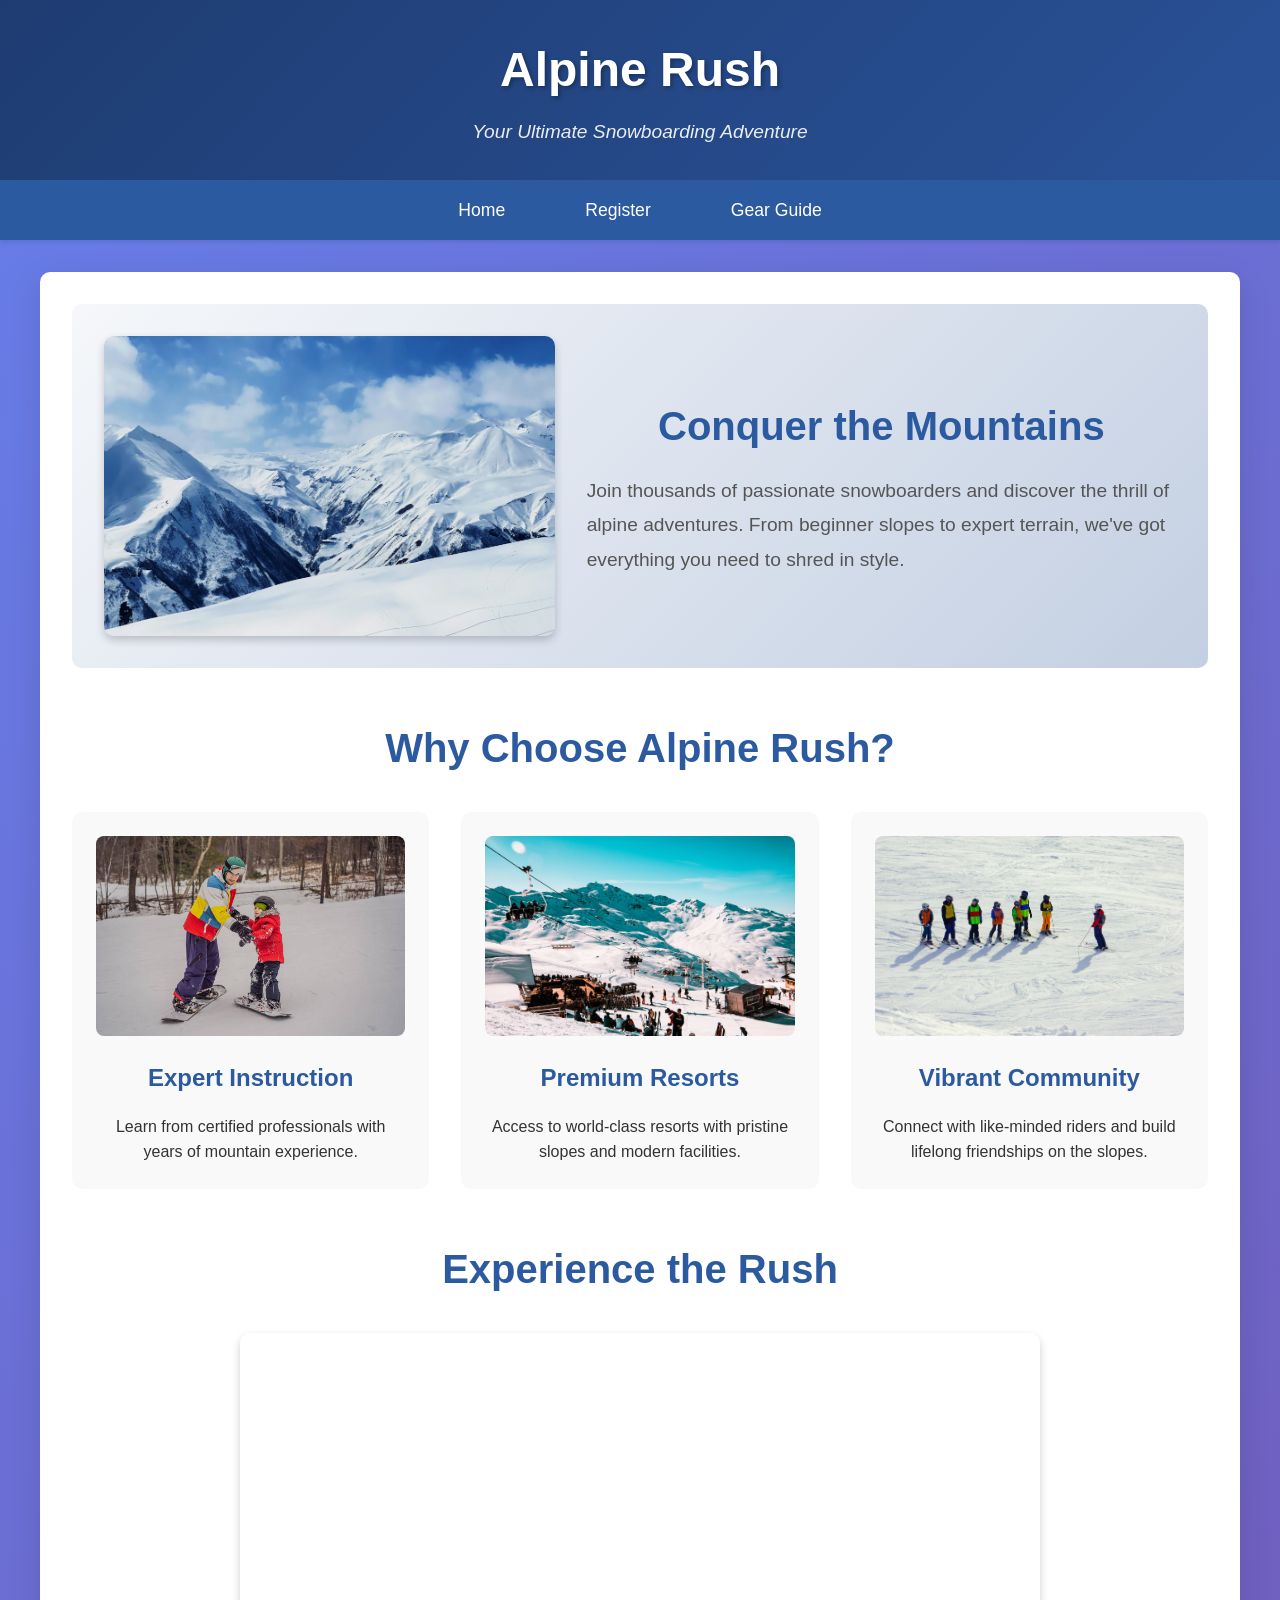
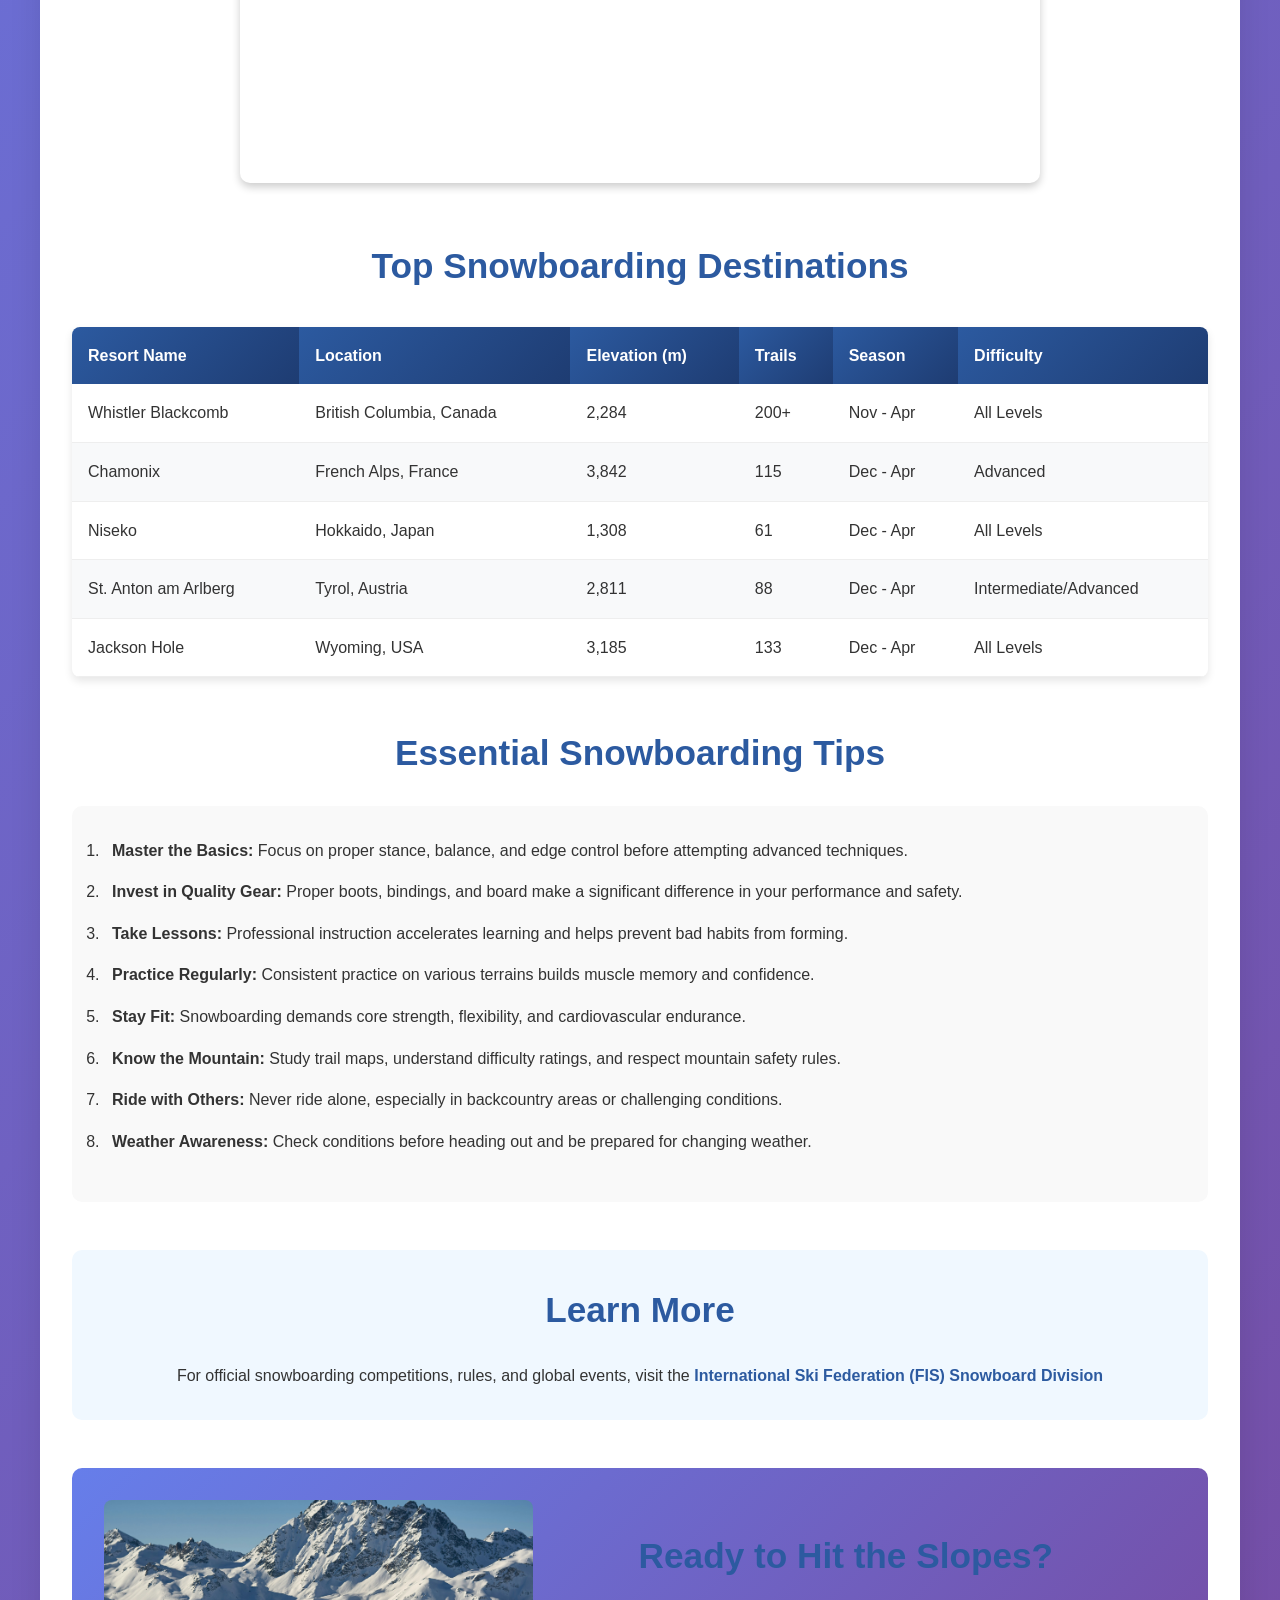
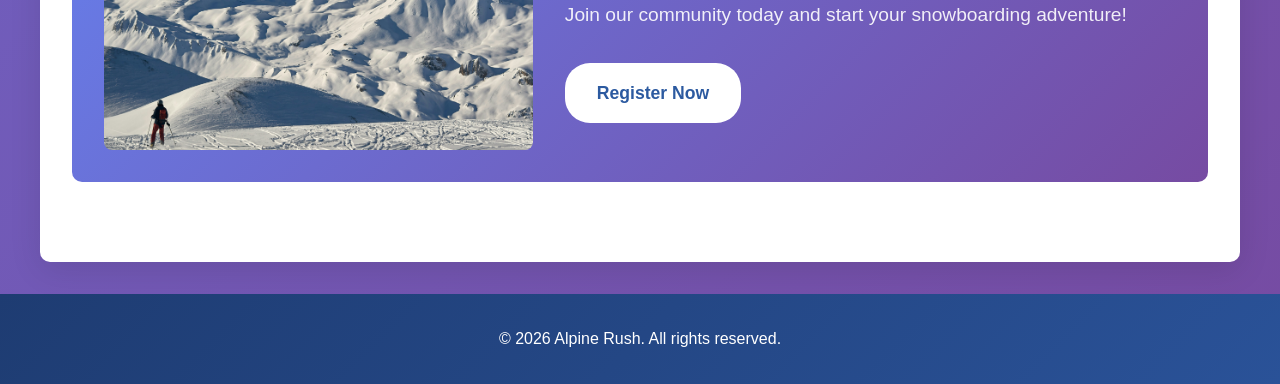
<file: index.html>
<!DOCTYPE html>
<html lang="en">
<head>
    <meta charset="UTF-8">
    <meta name="viewport" content="width=device-width, initial-scale=1.0">
    <title>Alpine Rush - Home</title>
    <!-- CSS embedded directly in the HTML file -->
    <style>
        * {
            margin: 0;
            padding: 0;
            box-sizing: border-box;
        }

        body {
            font-family: 'Arial', sans-serif;
            line-height: 1.6;
            color: #333;
            background: linear-gradient(135deg, #667eea 0%, #764ba2 100%);
            min-height: 100vh;
        }

        header {
            background: linear-gradient(135deg, #1e3c72 0%, #2a5298 100%);
            color: white;
            padding: 2rem 0;
            text-align: center;
            box-shadow: 0 4px 6px rgba(0,0,0,0.1);
        }

        header h1 {
            font-size: 3rem;
            font-weight: bold;
            margin-bottom: 0.5rem;
            text-shadow: 2px 2px 4px rgba(0,0,0,0.3);
        }

        .tagline {
            font-size: 1.2rem;
            opacity: 0.9;
            font-style: italic;
        }

        nav {
            background-color: #2c5aa0;
            padding: 1rem 0;
            box-shadow: 0 2px 4px rgba(0,0,0,0.1);
        }

        nav ul {
            list-style: none;
            display: flex;
            justify-content: center;
            gap: 2rem;
        }

        nav a {
            color: white;
            text-decoration: none;
            padding: 0.75rem 1.5rem;
            border-radius: 25px;
            font-weight: 500;
            transition: all 0.3s ease;
            font-size: 1.1rem;
        }

        nav a:hover, nav a.active {
            background-color: #fff;
            color: #2c5aa0;
            transform: translateY(-2px);
            box-shadow: 0 4px 8px rgba(0,0,0,0.2);
        }

        .content {
            max-width: 1200px;
            margin: 2rem auto;
            padding: 2rem;
            background-color: white;
            border-radius: 10px;
            box-shadow: 0 8px 32px rgba(0,0,0,0.1);
        }

        .hero {
            display: flex;
            align-items: center;
            gap: 2rem;
            margin-bottom: 3rem;
            padding: 2rem;
            background: linear-gradient(135deg, #f5f7fa 0%, #c3cfe2 100%);
            border-radius: 10px;
        }

        .hero-image, .image-placeholder {
            width: 50%;
            height: 300px;
            border-radius: 10px;
            box-shadow: 0 4px 8px rgba(0,0,0,0.2);
        }
        @media (max-width: 900px) {
    .hero {
        flex-direction: column;
        padding: 0;
    }
    .hero-image, .image-placeholder {
        width: 100%;
        height: 200px;
        object-fit: cover;
        object-position: center center;
        border-radius: 0;
    }
}
        .image-placeholder {
            background: linear-gradient(45deg, #4a90e2 0%, #357abd 100%);
            display: flex;
            align-items: center;
            justify-content: center;
            color: white;
            font-weight: bold;
            text-align: center;
        }

        .hero-text h2 {
            font-size: 2.5rem;
            color: #2c5aa0;
            margin-bottom: 1rem;
        }

        .hero-text p {
            font-size: 1.2rem;
            color: #555;
            line-height: 1.8;
        }

        .features h2 {
            text-align: center;
            font-size: 2.5rem;
            color: #2c5aa0;
            margin-bottom: 2rem;
        }

        .feature-grid {
            display: grid;
            grid-template-columns: repeat(auto-fit, minmax(300px, 1fr));
            gap: 2rem;
            margin-top: 2rem;
        }

        .feature {
            text-align: center;
            padding: 1.5rem;
            background-color: #f9f9f9;
            border-radius: 10px;
            transition: transform 0.3s ease;
        }

        .feature:hover {
            transform: translateY(-5px);
        }

        .feature-image {
            width: 100%;
            height: 200px;
            object-fit: cover;
            border-radius: 8px;
            margin-bottom: 1rem;
        }

        .feature h3 {
            color: #2c5aa0;
            margin-bottom: 1rem;
            font-size: 1.5rem;
        }

        .video-section {
            text-align: center;
            margin-bottom: 3rem;
        }

        .video-section h2 {
            font-size: 2.5rem;
            color: #2c5aa0;
            margin-bottom: 2rem;
        }

        .video-container {
            max-width: 800px;
            margin: 0 auto;
        }

        .video-container iframe {
            width: 100%;
            height: 450px;
            border-radius: 10px;
            box-shadow: 0 4px 8px rgba(0,0,0,0.2);
        }

        table {
            width: 100%;
            border-collapse: collapse;
            margin: 2rem 0;
            background-color: white;
            border-radius: 8px;
            overflow: hidden;
            box-shadow: 0 4px 8px rgba(0,0,0,0.1);
        }

        table th {
            background: linear-gradient(135deg, #2c5aa0 0%, #1e3c72 100%);
            color: white;
            padding: 1rem;
            text-align: left;
            font-weight: 600;
        }

        table td {
            padding: 1rem;
            border-bottom: 1px solid #eee;
        }

        table tr:nth-child(even) {
            background-color: #f8f9fa;
        }

        table tr:hover {
            background-color: #e3f2fd;
        }

        .tips-list {
            background-color: #f9f9f9;
            padding: 2rem;
            border-radius: 10px;
            margin: 1rem 0;
        }

        .tips-list li {
            margin-bottom: 1rem;
            padding-left: 0.5rem;
        }

        .external-link {
            background-color: #f0f8ff;
            padding: 2rem;
            border-radius: 10px;
            text-align: center;
            margin: 2rem 0;
        }

        .external-link a {
            color: #2c5aa0;
            text-decoration: none;
            font-weight: 600;
            border-bottom: 2px solid transparent;
            transition: border-bottom-color 0.3s ease;
        }

        .external-link a:hover {
            border-bottom-color: #2c5aa0;
        }

        .cta {
            display: flex;
            align-items: center;
            gap: 2rem;
            background: linear-gradient(135deg, #667eea 0%, #764ba2 100%);
            padding: 2rem;
            border-radius: 10px;
            color: white;
            margin-top: 3rem;
        }

        .cta-image {
            width: 40%;
            height: 250px;
            object-fit: cover;
            border-radius: 8px;
        }

        .cta-content h2 {
            font-size: 2.2rem;
            margin-bottom: 1rem;
        }

        .cta-content p {
            font-size: 1.2rem;
            margin-bottom: 2rem;
            opacity: 0.9;
        }

        .cta-button {
            display: inline-block;
            background-color: white;
            color: #2c5aa0;
            padding: 1rem 2rem;
            text-decoration: none;
            border-radius: 25px;
            font-weight: 600;
            font-size: 1.1rem;
            transition: all 0.3s ease;
        }

        .cta-button:hover {
            transform: translateY(-2px);
            box-shadow: 0 4px 8px rgba(0,0,0,0.2);
        }

        footer {
            background: linear-gradient(135deg, #1e3c72 0%, #2a5298 100%);
            color: white;
            text-align: center;
            padding: 2rem;
            margin-top: 2rem;
        }

        section {
            margin-bottom: 3rem;
        }

        section h2 {
            font-size: 2.2rem;
            color: #2c5aa0;
            margin-bottom: 1.5rem;
            text-align: center;
        }

        @media (max-width: 768px) {
            header h1 { font-size: 2rem; }
            .hero { flex-direction: column; text-align: center; }
            .image-placeholder { width: 100%; }
            .feature-grid { grid-template-columns: 1fr; }
            .cta { flex-direction: column; text-align: center; }
            .cta-image {
                width: 100%;
                height: 200px;
                object-fit: cover;
                border-radius: 0;
            }
        }
    </style>
</head>
<body>
    <header>
        <h1>Alpine Rush</h1>
        <p class="tagline">Your Ultimate Snowboarding Adventure</p>
    </header>

    <nav>
        <ul>
            <li><a href="index.html">Home</a></li>
            <li><a href="register.html">Register</a></li>
            <li><a href="gear.html">Gear Guide</a></li>
        </ul>
    </nav>

    <main class="content">
        <section class="hero">
            <img src="Snowboarder-mountain.jpg" alt="Snowboarder carving down a pristine mountain slope at sunset" class="hero-image" onerror="this.outerHTML='<div class=&quot;image-placeholder&quot;>snowboarder-mountain.jpg<br><small>Add this image to your images folder</small></div>'">
            <div class="hero-text">
                <h2>Conquer the Mountains</h2>
                <p>Join thousands of passionate snowboarders and discover the thrill of alpine adventures. From beginner slopes to expert terrain, we've got everything you need to shred in style.</p>
            </div>
        </section>

        <section class="features">
            <h2>Why Choose Alpine Rush?</h2>
            <div class="feature-grid">
                <div class="feature">
                    <img src="snowboard-instructor.jpg" alt="Professional snowboard instructor teaching a group lesson on mountain slopes" class="feature-image" onerror="this.outerHTML='<div class=&quot;image-placeholder&quot; style=&quot;height:200px;&quot;>snowboard-instructor.jpg</div>'">
                    <h3>Expert Instruction</h3>
                    <p>Learn from certified professionals with years of mountain experience.</p>
                </div>
                <div class="feature">
                    <img src="Mountain-resort.jpg" alt="Modern ski resort with chairlifts and snow-covered peaks in background" class="feature-image" onerror="this.outerHTML='<div class=&quot;image-placeholder&quot; style=&quot;height:200px;&quot;>mountain-resort.jpg</div>'">
                    <h3>Premium Resorts</h3>
                    <p>Access to world-class resorts with pristine slopes and modern facilities.</p>
                </div>
                <div class="feature">
                    <img src="Snowboard-community.jpg" alt="Group of young snowboarders celebrating together on mountain summit" class="feature-image" onerror="this.outerHTML='<div class=&quot;image-placeholder&quot; style=&quot;height:200px;&quot;>snowboard-community.jpg</div>'">
                    <h3>Vibrant Community</h3>
                    <p>Connect with like-minded riders and build lifelong friendships on the slopes.</p>
                </div>
            </div>
        </section>

        <section class="video-section">
            <h2>Experience the Rush</h2>
            <div class="video-container">
                <iframe width="560" height="315" src="https://www.youtube.com/embed/yKP7jQknGjs" 
                        title="Snowboarding freestyle tricks and mountain runs" frameborder="0" 
                        allow="accelerometer; autoplay; clipboard-write; encrypted-media; gyroscope; picture-in-picture" 
                        allowfullscreen></iframe>
            </div>
        </section>

        <section class="resort-info">
            <h2>Top Snowboarding Destinations</h2>
            <table>
                <thead>
                    <tr>
                        <th>Resort Name</th>
                        <th>Location</th>
                        <th>Elevation (m)</th>
                        <th>Trails</th>
                        <th>Season</th>
                        <th>Difficulty</th>
                    </tr>
                </thead>
                <tbody>
                    <tr>
                        <td>Whistler Blackcomb</td>
                        <td>British Columbia, Canada</td>
                        <td>2,284</td>
                        <td>200+</td>
                        <td>Nov - Apr</td>
                        <td>All Levels</td>
                    </tr>
                    <tr>
                        <td>Chamonix</td>
                        <td>French Alps, France</td>
                        <td>3,842</td>
                        <td>115</td>
                        <td>Dec - Apr</td>
                        <td>Advanced</td>
                    </tr>
                    <tr>
                        <td>Niseko</td>
                        <td>Hokkaido, Japan</td>
                        <td>1,308</td>
                        <td>61</td>
                        <td>Dec - Apr</td>
                        <td>All Levels</td>
                    </tr>
                    <tr>
                        <td>St. Anton am Arlberg</td>
                        <td>Tyrol, Austria</td>
                        <td>2,811</td>
                        <td>88</td>
                        <td>Dec - Apr</td>
                        <td>Intermediate/Advanced</td>
                    </tr>
                    <tr>
                        <td>Jackson Hole</td>
                        <td>Wyoming, USA</td>
                        <td>3,185</td>
                        <td>133</td>
                        <td>Dec - Apr</td>
                        <td>All Levels</td>
                    </tr>
                </tbody>
            </table>
        </section>

        <section class="tips">
            <h2>Essential Snowboarding Tips</h2>
            <ol class="tips-list">
                <li><strong>Master the Basics:</strong> Focus on proper stance, balance, and edge control before attempting advanced techniques.</li>
                <li><strong>Invest in Quality Gear:</strong> Proper boots, bindings, and board make a significant difference in your performance and safety.</li>
                <li><strong>Take Lessons:</strong> Professional instruction accelerates learning and helps prevent bad habits from forming.</li>
                <li><strong>Practice Regularly:</strong> Consistent practice on various terrains builds muscle memory and confidence.</li>
                <li><strong>Stay Fit:</strong> Snowboarding demands core strength, flexibility, and cardiovascular endurance.</li>
                <li><strong>Know the Mountain:</strong> Study trail maps, understand difficulty ratings, and respect mountain safety rules.</li>
                <li><strong>Ride with Others:</strong> Never ride alone, especially in backcountry areas or challenging conditions.</li>
                <li><strong>Weather Awareness:</strong> Check conditions before heading out and be prepared for changing weather.</li>
            </ol>
        </section>

        <section class="external-link">
            <h2>Learn More</h2>
            <p>For official snowboarding competitions, rules, and global events, visit the 
               <a href="https://www.fis-ski.com/en/snowboard" target="_blank" rel="noopener noreferrer">
                   International Ski Federation (FIS) Snowboard Division
               </a>
            </p>
        </section>

        <section class="cta">
            <img src="Powder-snow.jpg" alt="Fresh powder snow covering mountain slopes with snowboard tracks" class="cta-image" onerror="this.outerHTML='<div class=&quot;image-placeholder&quot; style=&quot;width:40%;height:250px;&quot;>powder-snow.jpg</div>'">
            <div class="cta-content">
                <h2>Ready to Hit the Slopes?</h2>
                <p>Join our community today and start your snowboarding adventure!</p>
                <a href="register.html" class="cta-button">Register Now</a>
            </div>
        </section>
    </main>

    <footer>
        <p>© 2026 Alpine Rush. All rights reserved.</p>
    </footer>
</body>
</html>
</file>
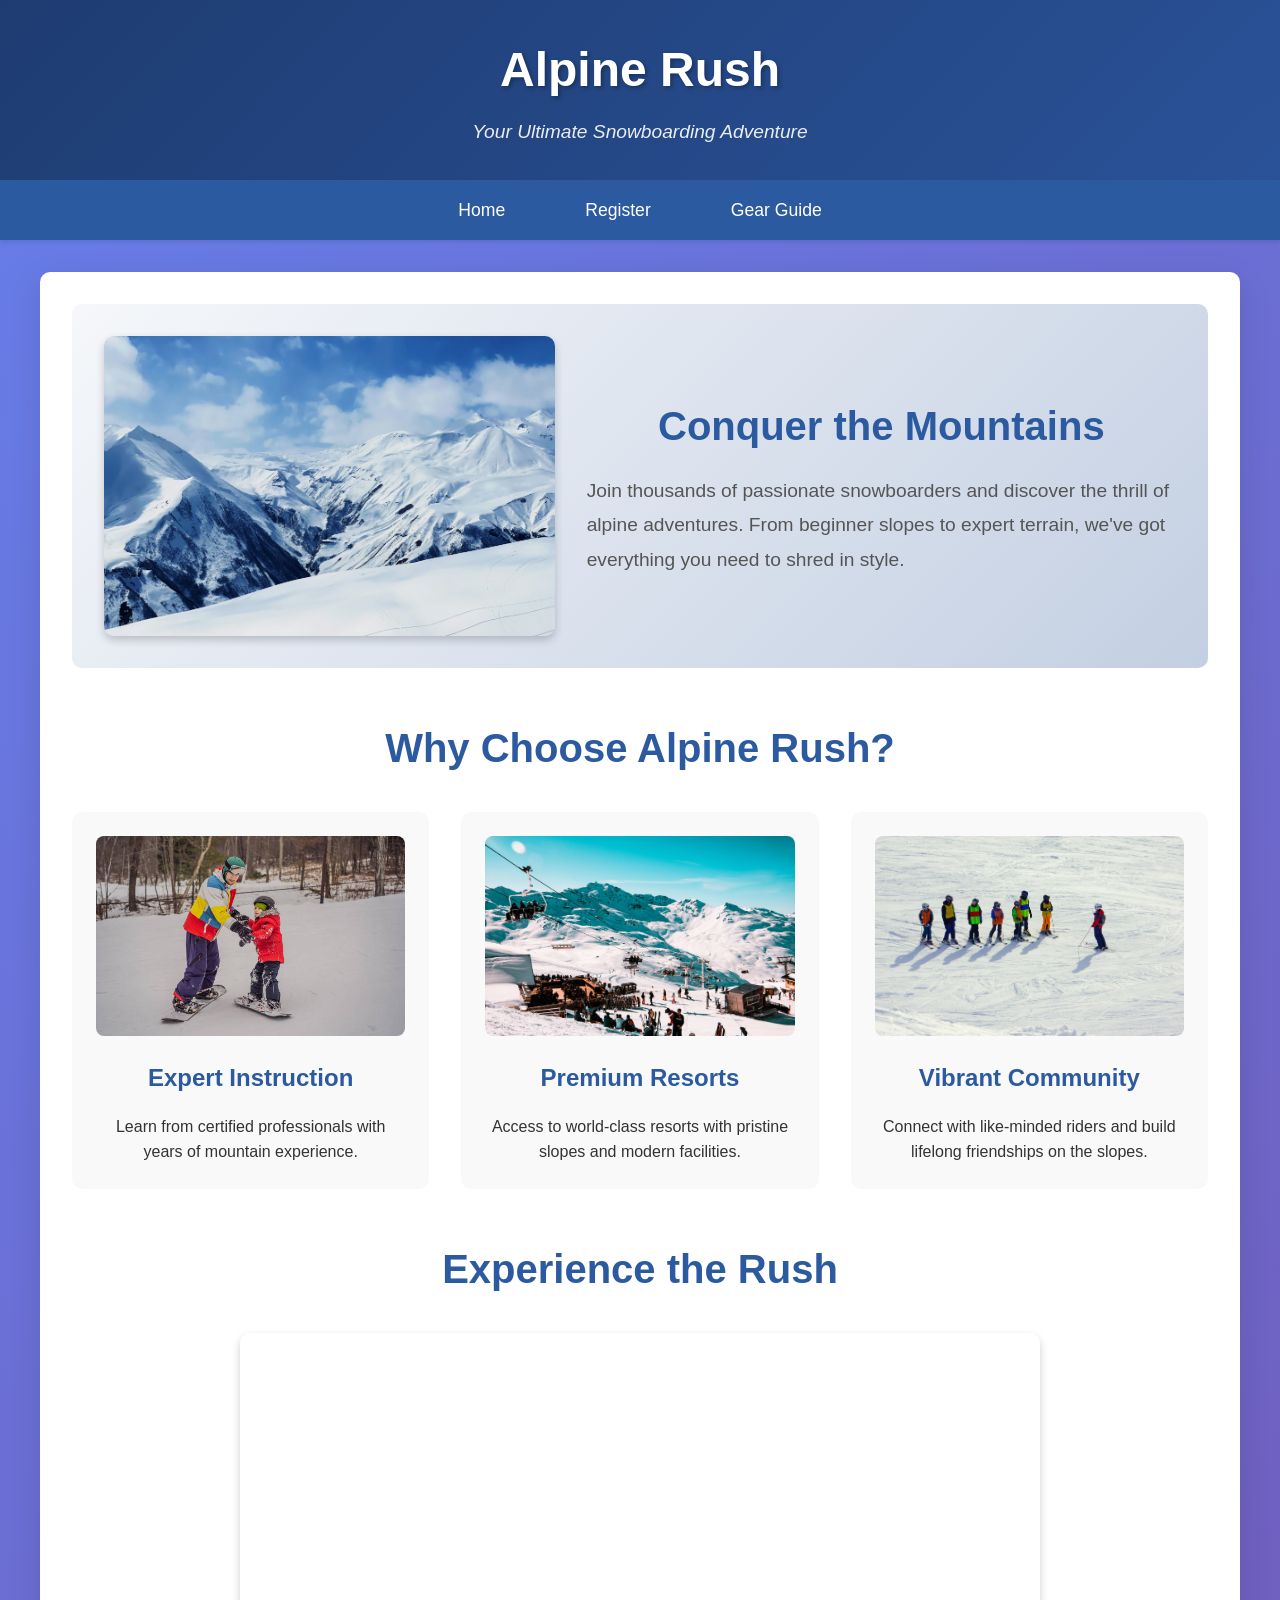
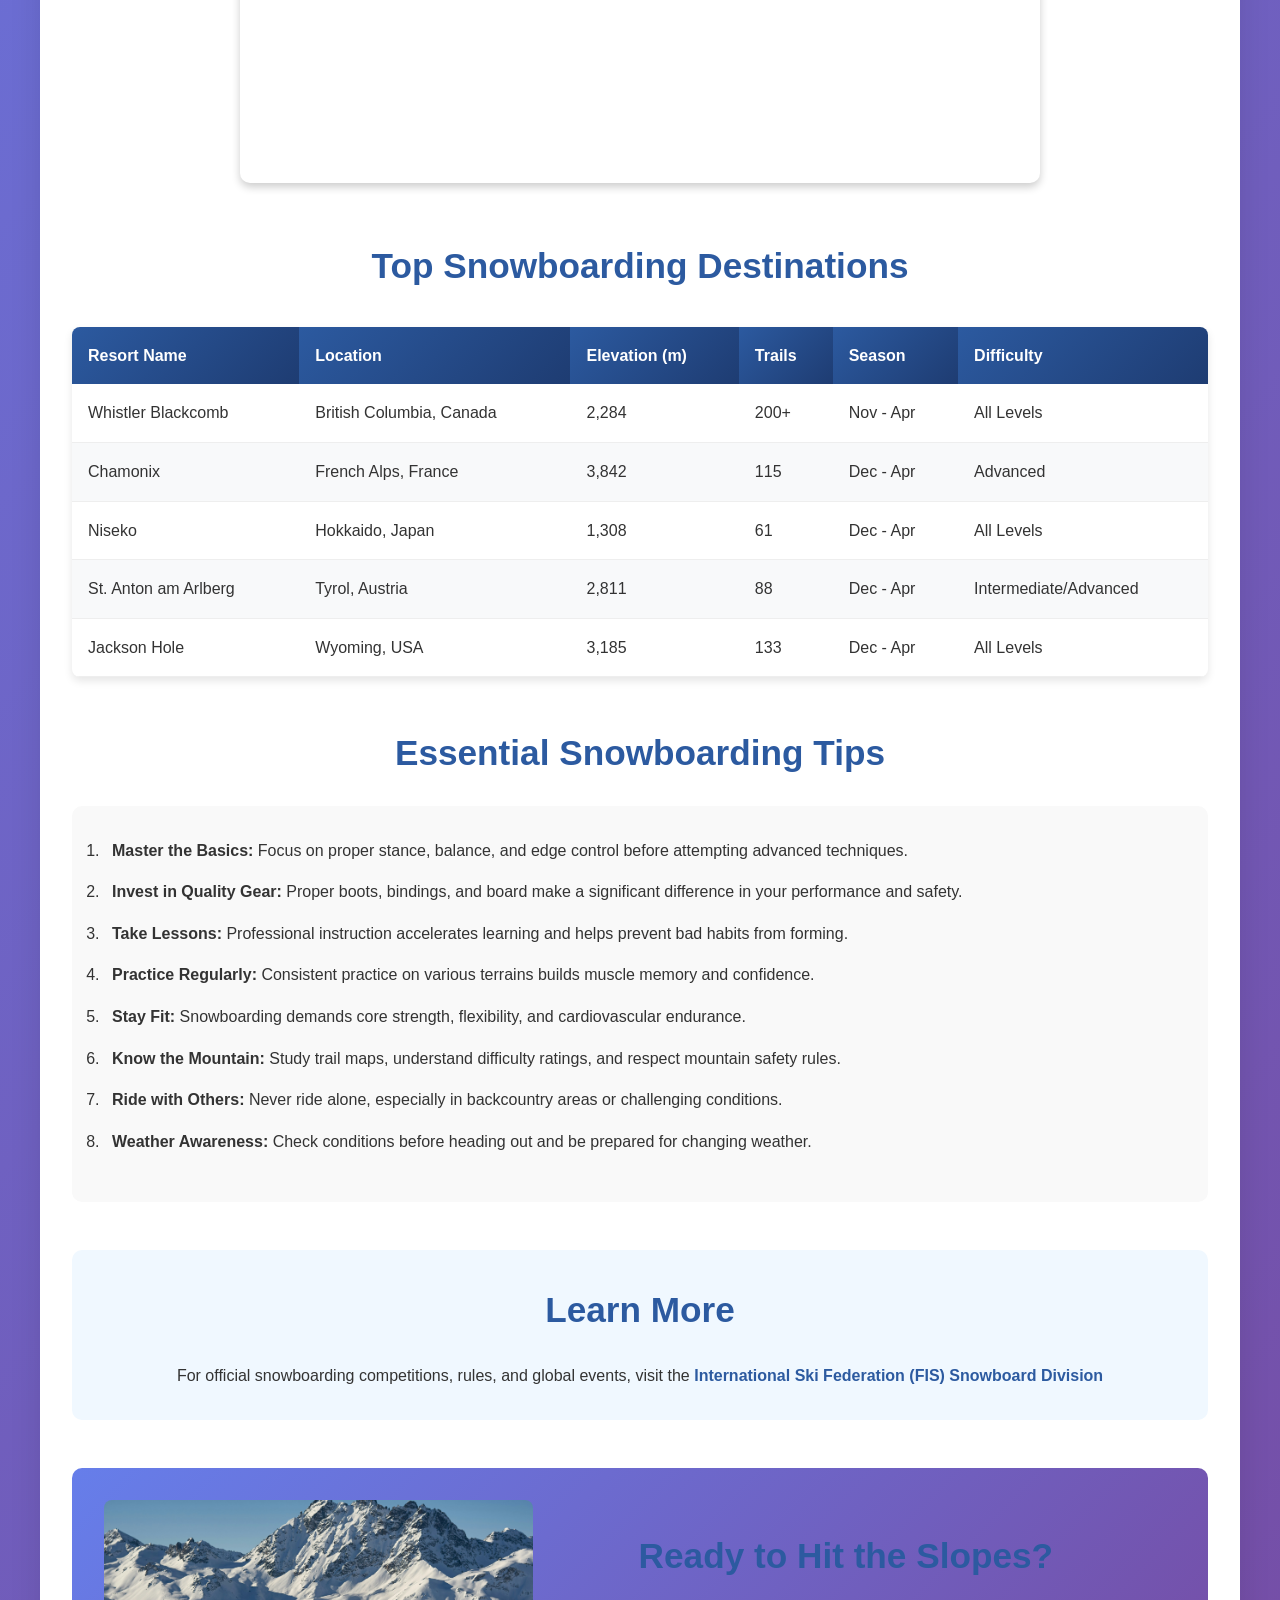
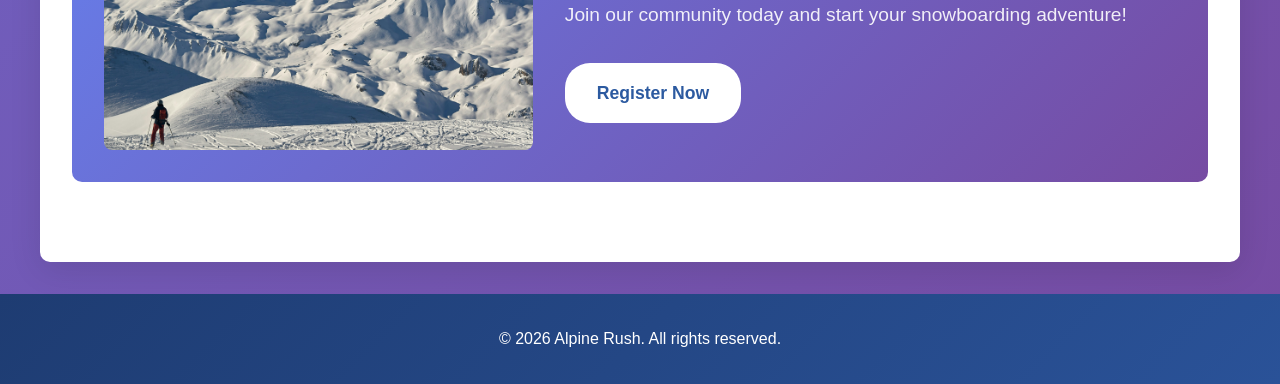
<file: alpine-rush/index.html>
<!DOCTYPE html>
<html lang="en">
<head>
    <meta charset="UTF-8">
    <meta name="viewport" content="width=device-width, initial-scale=1.0">
    <title>Alpine Rush - Home</title>
    <!-- CSS embedded directly in the HTML file -->
    <style>
        * {
            margin: 0;
            padding: 0;
            box-sizing: border-box;
        }

        body {
            font-family: 'Arial', sans-serif;
            line-height: 1.6;
            color: #333;
            background: linear-gradient(135deg, #667eea 0%, #764ba2 100%);
            min-height: 100vh;
        }

        header {
            background: linear-gradient(135deg, #1e3c72 0%, #2a5298 100%);
            color: white;
            padding: 2rem 0;
            text-align: center;
            box-shadow: 0 4px 6px rgba(0,0,0,0.1);
        }

        header h1 {
            font-size: 3rem;
            font-weight: bold;
            margin-bottom: 0.5rem;
            text-shadow: 2px 2px 4px rgba(0,0,0,0.3);
        }

        .tagline {
            font-size: 1.2rem;
            opacity: 0.9;
            font-style: italic;
        }

        nav {
            background-color: #2c5aa0;
            padding: 1rem 0;
            box-shadow: 0 2px 4px rgba(0,0,0,0.1);
        }

        nav ul {
            list-style: none;
            display: flex;
            justify-content: center;
            gap: 2rem;
        }

        nav a {
            color: white;
            text-decoration: none;
            padding: 0.75rem 1.5rem;
            border-radius: 25px;
            font-weight: 500;
            transition: all 0.3s ease;
            font-size: 1.1rem;
        }

        nav a:hover, nav a.active {
            background-color: #fff;
            color: #2c5aa0;
            transform: translateY(-2px);
            box-shadow: 0 4px 8px rgba(0,0,0,0.2);
        }

        .content {
            max-width: 1200px;
            margin: 2rem auto;
            padding: 2rem;
            background-color: white;
            border-radius: 10px;
            box-shadow: 0 8px 32px rgba(0,0,0,0.1);
        }

        .hero {
            display: flex;
            align-items: center;
            gap: 2rem;
            margin-bottom: 3rem;
            padding: 2rem;
            background: linear-gradient(135deg, #f5f7fa 0%, #c3cfe2 100%);
            border-radius: 10px;
        }

        .hero-image, .image-placeholder {
            width: 50%;
            height: 300px;
            border-radius: 10px;
            box-shadow: 0 4px 8px rgba(0,0,0,0.2);
        }

        .image-placeholder {
            background: linear-gradient(45deg, #4a90e2 0%, #357abd 100%);
            display: flex;
            align-items: center;
            justify-content: center;
            color: white;
            font-weight: bold;
            text-align: center;
        }

        .hero-text h2 {
            font-size: 2.5rem;
            color: #2c5aa0;
            margin-bottom: 1rem;
        }

        .hero-text p {
            font-size: 1.2rem;
            color: #555;
            line-height: 1.8;
        }

        .features h2 {
            text-align: center;
            font-size: 2.5rem;
            color: #2c5aa0;
            margin-bottom: 2rem;
        }

        .feature-grid {
            display: grid;
            grid-template-columns: repeat(auto-fit, minmax(300px, 1fr));
            gap: 2rem;
            margin-top: 2rem;
        }

        .feature {
            text-align: center;
            padding: 1.5rem;
            background-color: #f9f9f9;
            border-radius: 10px;
            transition: transform 0.3s ease;
        }

        .feature:hover {
            transform: translateY(-5px);
        }

        .feature-image {
            width: 100%;
            height: 200px;
            object-fit: cover;
            border-radius: 8px;
            margin-bottom: 1rem;
        }

        .feature h3 {
            color: #2c5aa0;
            margin-bottom: 1rem;
            font-size: 1.5rem;
        }

        .video-section {
            text-align: center;
            margin-bottom: 3rem;
        }

        .video-section h2 {
            font-size: 2.5rem;
            color: #2c5aa0;
            margin-bottom: 2rem;
        }

        .video-container {
            max-width: 800px;
            margin: 0 auto;
        }

        .video-container iframe {
            width: 100%;
            height: 450px;
            border-radius: 10px;
            box-shadow: 0 4px 8px rgba(0,0,0,0.2);
        }

        table {
            width: 100%;
            border-collapse: collapse;
            margin: 2rem 0;
            background-color: white;
            border-radius: 8px;
            overflow: hidden;
            box-shadow: 0 4px 8px rgba(0,0,0,0.1);
        }

        table th {
            background: linear-gradient(135deg, #2c5aa0 0%, #1e3c72 100%);
            color: white;
            padding: 1rem;
            text-align: left;
            font-weight: 600;
        }

        table td {
            padding: 1rem;
            border-bottom: 1px solid #eee;
        }

        table tr:nth-child(even) {
            background-color: #f8f9fa;
        }

        table tr:hover {
            background-color: #e3f2fd;
        }

        .tips-list {
            background-color: #f9f9f9;
            padding: 2rem;
            border-radius: 10px;
            margin: 1rem 0;
        }

        .tips-list li {
            margin-bottom: 1rem;
            padding-left: 0.5rem;
        }

        .external-link {
            background-color: #f0f8ff;
            padding: 2rem;
            border-radius: 10px;
            text-align: center;
            margin: 2rem 0;
        }

        .external-link a {
            color: #2c5aa0;
            text-decoration: none;
            font-weight: 600;
            border-bottom: 2px solid transparent;
            transition: border-bottom-color 0.3s ease;
        }

        .external-link a:hover {
            border-bottom-color: #2c5aa0;
        }

        .cta {
            display: flex;
            align-items: center;
            gap: 2rem;
            background: linear-gradient(135deg, #667eea 0%, #764ba2 100%);
            padding: 2rem;
            border-radius: 10px;
            color: white;
            margin-top: 3rem;
        }

        .cta-image {
            width: 40%;
            height: 250px;
            object-fit: cover;
            border-radius: 8px;
        }

        .cta-content h2 {
            font-size: 2.2rem;
            margin-bottom: 1rem;
        }

        .cta-content p {
            font-size: 1.2rem;
            margin-bottom: 2rem;
            opacity: 0.9;
        }

        .cta-button {
            display: inline-block;
            background-color: white;
            color: #2c5aa0;
            padding: 1rem 2rem;
            text-decoration: none;
            border-radius: 25px;
            font-weight: 600;
            font-size: 1.1rem;
            transition: all 0.3s ease;
        }

        .cta-button:hover {
            transform: translateY(-2px);
            box-shadow: 0 4px 8px rgba(0,0,0,0.2);
        }

        footer {
            background: linear-gradient(135deg, #1e3c72 0%, #2a5298 100%);
            color: white;
            text-align: center;
            padding: 2rem;
            margin-top: 2rem;
        }

        section {
            margin-bottom: 3rem;
        }

        section h2 {
            font-size: 2.2rem;
            color: #2c5aa0;
            margin-bottom: 1.5rem;
            text-align: center;
        }

        @media (max-width: 768px) {
            header h1 { font-size: 2rem; }
            .hero { flex-direction: column; text-align: center; }
            .image-placeholder { width: 100%; }
            .feature-grid { grid-template-columns: 1fr; }
            .cta { flex-direction: column; text-align: center; }
        }
    </style>
</head>
<body>
    <header>
        <h1>Alpine Rush</h1>
        <p class="tagline">Your Ultimate Snowboarding Adventure</p>
    </header>

    <nav>
        <ul>
            <li><a href="index.html">Home</a></li>
            <li><a href="register.html">Register</a></li>
            <li><a href="gear.html">Gear Guide</a></li>
        </ul>
    </nav>

    <main class="content">
        <section class="hero">
            <img src="Snowboarder-mountain.jpg" alt="Snowboarder carving down a pristine mountain slope at sunset" class="hero-image" onerror="this.outerHTML='<div class=&quot;image-placeholder&quot;>snowboarder-mountain.jpg<br><small>Add this image to your images folder</small></div>'">
            <div class="hero-text">
                <h2>Conquer the Mountains</h2>
                <p>Join thousands of passionate snowboarders and discover the thrill of alpine adventures. From beginner slopes to expert terrain, we've got everything you need to shred in style.</p>
            </div>
        </section>

        <section class="features">
            <h2>Why Choose Alpine Rush?</h2>
            <div class="feature-grid">
                <div class="feature">
                    <img src="snowboard-instructor.jpg" alt="Professional snowboard instructor teaching a group lesson on mountain slopes" class="feature-image" onerror="this.outerHTML='<div class=&quot;image-placeholder&quot; style=&quot;height:200px;&quot;>snowboard-instructor.jpg</div>'">
                    <h3>Expert Instruction</h3>
                    <p>Learn from certified professionals with years of mountain experience.</p>
                </div>
                <div class="feature">
                    <img src="Mountain-resort.jpg" alt="Modern ski resort with chairlifts and snow-covered peaks in background" class="feature-image" onerror="this.outerHTML='<div class=&quot;image-placeholder&quot; style=&quot;height:200px;&quot;>mountain-resort.jpg</div>'">
                    <h3>Premium Resorts</h3>
                    <p>Access to world-class resorts with pristine slopes and modern facilities.</p>
                </div>
                <div class="feature">
                    <img src="Snowboard-community.jpg" alt="Group of young snowboarders celebrating together on mountain summit" class="feature-image" onerror="this.outerHTML='<div class=&quot;image-placeholder&quot; style=&quot;height:200px;&quot;>snowboard-community.jpg</div>'">
                    <h3>Vibrant Community</h3>
                    <p>Connect with like-minded riders and build lifelong friendships on the slopes.</p>
                </div>
            </div>
        </section>

        <section class="video-section">
            <h2>Experience the Rush</h2>
            <div class="video-container">
                <iframe width="560" height="315" src="https://www.youtube.com/embed/yKP7jQknGjs" 
                        title="Snowboarding freestyle tricks and mountain runs" frameborder="0" 
                        allow="accelerometer; autoplay; clipboard-write; encrypted-media; gyroscope; picture-in-picture" 
                        allowfullscreen></iframe>
            </div>
        </section>

        <section class="resort-info">
            <h2>Top Snowboarding Destinations</h2>
            <table>
                <thead>
                    <tr>
                        <th>Resort Name</th>
                        <th>Location</th>
                        <th>Elevation (m)</th>
                        <th>Trails</th>
                        <th>Season</th>
                        <th>Difficulty</th>
                    </tr>
                </thead>
                <tbody>
                    <tr>
                        <td>Whistler Blackcomb</td>
                        <td>British Columbia, Canada</td>
                        <td>2,284</td>
                        <td>200+</td>
                        <td>Nov - Apr</td>
                        <td>All Levels</td>
                    </tr>
                    <tr>
                        <td>Chamonix</td>
                        <td>French Alps, France</td>
                        <td>3,842</td>
                        <td>115</td>
                        <td>Dec - Apr</td>
                        <td>Advanced</td>
                    </tr>
                    <tr>
                        <td>Niseko</td>
                        <td>Hokkaido, Japan</td>
                        <td>1,308</td>
                        <td>61</td>
                        <td>Dec - Apr</td>
                        <td>All Levels</td>
                    </tr>
                    <tr>
                        <td>St. Anton am Arlberg</td>
                        <td>Tyrol, Austria</td>
                        <td>2,811</td>
                        <td>88</td>
                        <td>Dec - Apr</td>
                        <td>Intermediate/Advanced</td>
                    </tr>
                    <tr>
                        <td>Jackson Hole</td>
                        <td>Wyoming, USA</td>
                        <td>3,185</td>
                        <td>133</td>
                        <td>Dec - Apr</td>
                        <td>All Levels</td>
                    </tr>
                </tbody>
            </table>
        </section>

        <section class="tips">
            <h2>Essential Snowboarding Tips</h2>
            <ol class="tips-list">
                <li><strong>Master the Basics:</strong> Focus on proper stance, balance, and edge control before attempting advanced techniques.</li>
                <li><strong>Invest in Quality Gear:</strong> Proper boots, bindings, and board make a significant difference in your performance and safety.</li>
                <li><strong>Take Lessons:</strong> Professional instruction accelerates learning and helps prevent bad habits from forming.</li>
                <li><strong>Practice Regularly:</strong> Consistent practice on various terrains builds muscle memory and confidence.</li>
                <li><strong>Stay Fit:</strong> Snowboarding demands core strength, flexibility, and cardiovascular endurance.</li>
                <li><strong>Know the Mountain:</strong> Study trail maps, understand difficulty ratings, and respect mountain safety rules.</li>
                <li><strong>Ride with Others:</strong> Never ride alone, especially in backcountry areas or challenging conditions.</li>
                <li><strong>Weather Awareness:</strong> Check conditions before heading out and be prepared for changing weather.</li>
            </ol>
        </section>

        <section class="external-link">
            <h2>Learn More</h2>
            <p>For official snowboarding competitions, rules, and global events, visit the 
               <a href="https://www.fis-ski.com/en/snowboard" target="_blank" rel="noopener noreferrer">
                   International Ski Federation (FIS) Snowboard Division
               </a>
            </p>
        </section>

        <section class="cta">
            <img src="Powder-snow.jpg" alt="Fresh powder snow covering mountain slopes with snowboard tracks" class="cta-image" onerror="this.outerHTML='<div class=&quot;image-placeholder&quot; style=&quot;width:40%;height:250px;&quot;>powder-snow.jpg</div>'">
            <div class="cta-content">
                <h2>Ready to Hit the Slopes?</h2>
                <p>Join our community today and start your snowboarding adventure!</p>
                <a href="register.html" class="cta-button">Register Now</a>
            </div>
        </section>
    </main>

    <footer>
        <p>© 2026 Alpine Rush. All rights reserved.</p>
    </footer>
</body>
</html>
</file>
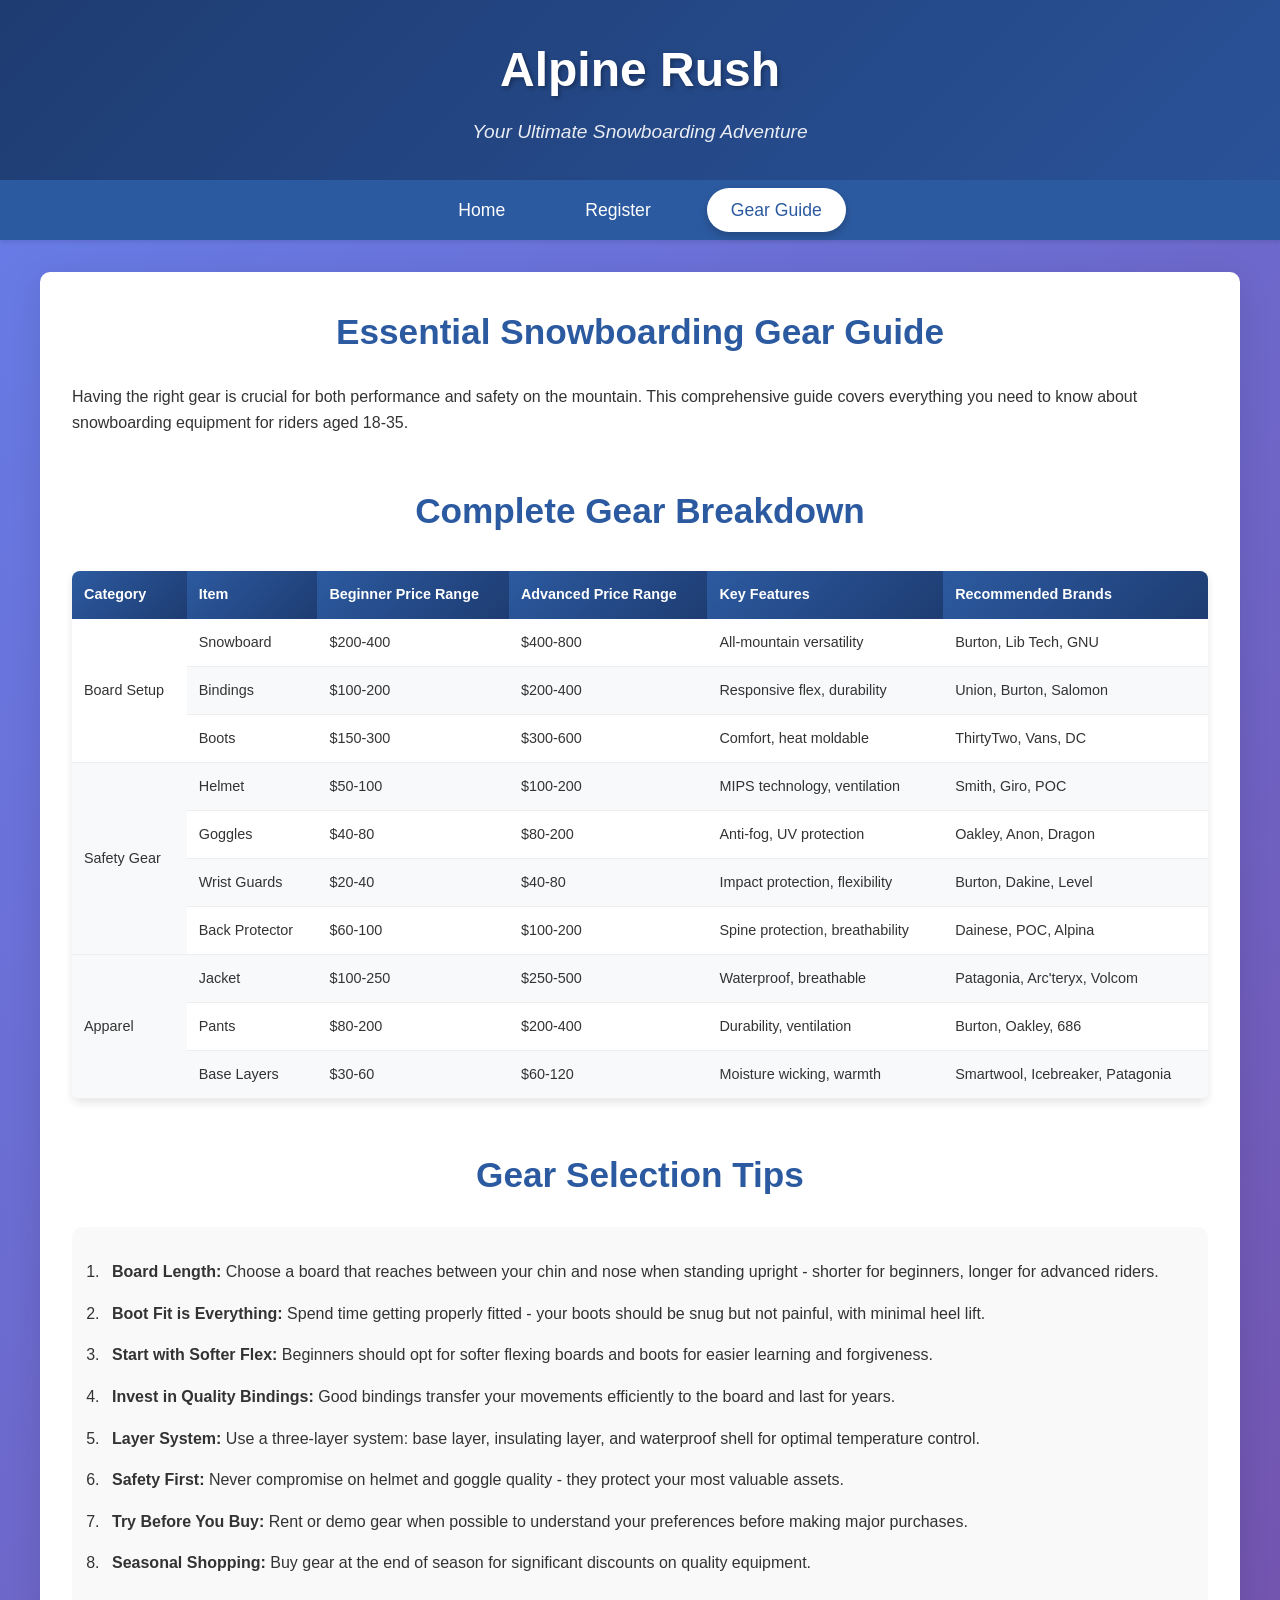
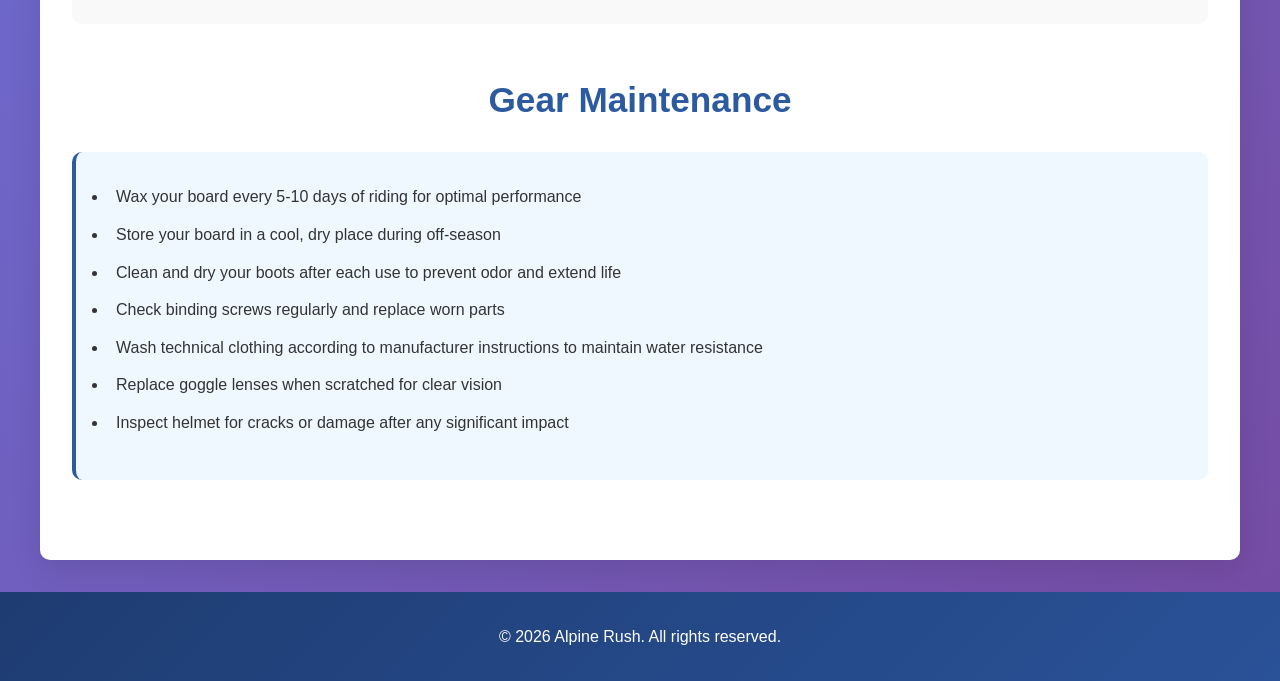
<file: gear.html>
<!DOCTYPE html>
<html lang="en">
<head>
    <meta charset="UTF-8">
    <meta name="viewport" content="width=device-width, initial-scale=1.0">
    <title>Alpine Rush - Gear Guide</title>
    <style>
        /* Complete CSS embedded directly */
        * {
            margin: 0;
            padding: 0;
            box-sizing: border-box;
        }

        body {
            font-family: 'Arial', sans-serif;
            line-height: 1.6;
            color: #333;
            background: linear-gradient(135deg, #667eea 0%, #764ba2 100%);
            min-height: 100vh;
        }

        header {
            background: linear-gradient(135deg, #1e3c72 0%, #2a5298 100%);
            color: white;
            padding: 2rem 0;
            text-align: center;
            box-shadow: 0 4px 6px rgba(0,0,0,0.1);
        }

        header h1 {
            font-size: 3rem;
            font-weight: bold;
            margin-bottom: 0.5rem;
            text-shadow: 2px 2px 4px rgba(0,0,0,0.3);
        }

        .tagline {
            font-size: 1.2rem;
            opacity: 0.9;
            font-style: italic;
        }

        nav {
            background-color: #2c5aa0;
            padding: 1rem 0;
            box-shadow: 0 2px 4px rgba(0,0,0,0.1);
        }

        nav ul {
            list-style: none;
            display: flex;
            justify-content: center;
            gap: 2rem;
        }

        nav a {
            color: white;
            text-decoration: none;
            padding: 0.75rem 1.5rem;
            border-radius: 25px;
            font-weight: 500;
            transition: all 0.3s ease;
            font-size: 1.1rem;
        }

        nav a:hover, nav a.active {
            background-color: #fff;
            color: #2c5aa0;
            transform: translateY(-2px);
            box-shadow: 0 4px 8px rgba(0,0,0,0.2);
        }

        .content {
            max-width: 1200px;
            margin: 2rem auto;
            padding: 2rem;
            background-color: white;
            border-radius: 10px;
            box-shadow: 0 8px 32px rgba(0,0,0,0.1);
        }

        table {
            width: 100%;
            border-collapse: collapse;
            margin: 2rem 0;
            background-color: white;
            border-radius: 8px;
            overflow: hidden;
            box-shadow: 0 4px 8px rgba(0,0,0,0.1);
        }

        table th {
            background: linear-gradient(135deg, #2c5aa0 0%, #1e3c72 100%);
            color: white;
            padding: 1rem;
            text-align: left;
            font-weight: 600;
        }

        table td {
            padding: 1rem;
            border-bottom: 1px solid #eee;
        }

        table tr:nth-child(even) {
            background-color: #f8f9fa;
        }

        table tr:hover {
            background-color: #e3f2fd;
        }

        .gear-table {
            font-size: 0.9rem;
        }

        .gear-table th, .gear-table td {
            padding: 0.75rem;
        }

        .gear-tips-list {
            background-color: #f9f9f9;
            padding: 2rem;
            border-radius: 10px;
            margin: 1rem 0;
        }

        .gear-tips-list li {
            margin-bottom: 1rem;
            padding-left: 0.5rem;
        }

        .maintenance-list {
            background-color: #f0f8ff;
            padding: 2rem;
            border-radius: 10px;
            border-left: 4px solid #2c5aa0;
        }

        .maintenance-list li {
            margin-bottom: 0.75rem;
            padding-left: 0.5rem;
        }

        section {
            margin-bottom: 3rem;
        }

        section h2 {
            font-size: 2.2rem;
            color: #2c5aa0;
            margin-bottom: 1.5rem;
            text-align: center;
        }

        footer {
            background: linear-gradient(135deg, #1e3c72 0%, #2a5298 100%);
            color: white;
            text-align: center;
            padding: 2rem;
            margin-top: 2rem;
        }

        @media (max-width: 768px) {
            header h1 { font-size: 2rem; }
            nav ul { flex-direction: column; gap: 0.5rem; }
            .content { margin: 1rem; padding: 1rem; }
            table { font-size: 0.8rem; }
            table th, table td { padding: 0.5rem; }
        }
    </style>
</head>
<body>
    <header>
        <h1>Alpine Rush</h1>
        <p class="tagline">Your Ultimate Snowboarding Adventure</p>
    </header>

    <nav>
        <ul>
            <li><a href="index.html">Home</a></li>
            <li><a href="register.html">Register</a></li>
            <li><a href="gear.html" class="active">Gear Guide</a></li>
        </ul>
    </nav>

    <main class="content">
        <section class="gear-intro">
            <h2>Essential Snowboarding Gear Guide</h2>
            <p>Having the right gear is crucial for both performance and safety on the mountain. This comprehensive guide covers everything you need to know about snowboarding equipment for riders aged 18-35.</p>
        </section>

        <section class="gear-categories">
            <h2>Complete Gear Breakdown</h2>
            <table class="gear-table">
                <thead>
                    <tr>
                        <th>Category</th>
                        <th>Item</th>
                        <th>Beginner Price Range</th>
                        <th>Advanced Price Range</th>
                        <th>Key Features</th>
                        <th>Recommended Brands</th>
                    </tr>
                </thead>
                <tbody>
                    <tr>
                        <td rowspan="3">Board Setup</td>
                        <td>Snowboard</td>
                        <td>$200-400</td>
                        <td>$400-800</td>
                        <td>All-mountain versatility</td>
                        <td>Burton, Lib Tech, GNU</td>
                    </tr>
                    <tr>
                        <td>Bindings</td>
                        <td>$100-200</td>
                        <td>$200-400</td>
                        <td>Responsive flex, durability</td>
                        <td>Union, Burton, Salomon</td>
                    </tr>
                    <tr>
                        <td>Boots</td>
                        <td>$150-300</td>
                        <td>$300-600</td>
                        <td>Comfort, heat moldable</td>
                        <td>ThirtyTwo, Vans, DC</td>
                    </tr>
                    <tr>
                        <td rowspan="4">Safety Gear</td>
                        <td>Helmet</td>
                        <td>$50-100</td>
                        <td>$100-200</td>
                        <td>MIPS technology, ventilation</td>
                        <td>Smith, Giro, POC</td>
                    </tr>
                    <tr>
                        <td>Goggles</td>
                        <td>$40-80</td>
                        <td>$80-200</td>
                        <td>Anti-fog, UV protection</td>
                        <td>Oakley, Anon, Dragon</td>
                    </tr>
                    <tr>
                        <td>Wrist Guards</td>
                        <td>$20-40</td>
                        <td>$40-80</td>
                        <td>Impact protection, flexibility</td>
                        <td>Burton, Dakine, Level</td>
                    </tr>
                    <tr>
                        <td>Back Protector</td>
                        <td>$60-100</td>
                        <td>$100-200</td>
                        <td>Spine protection, breathability</td>
                        <td>Dainese, POC, Alpina</td>
                    </tr>
                    <tr>
                        <td rowspan="3">Apparel</td>
                        <td>Jacket</td>
                        <td>$100-250</td>
                        <td>$250-500</td>
                        <td>Waterproof, breathable</td>
                        <td>Patagonia, Arc'teryx, Volcom</td>
                    </tr>
                    <tr>
                        <td>Pants</td>
                        <td>$80-200</td>
                        <td>$200-400</td>
                        <td>Durability, ventilation</td>
                        <td>Burton, Oakley, 686</td>
                    </tr>
                    <tr>
                        <td>Base Layers</td>
                        <td>$30-60</td>
                        <td>$60-120</td>
                        <td>Moisture wicking, warmth</td>
                        <td>Smartwool, Icebreaker, Patagonia</td>
                    </tr>
                </tbody>
            </table>
        </section>

        <section class="gear-tips">
            <h2>Gear Selection Tips</h2>
            <ol class="gear-tips-list">
                <li><strong>Board Length:</strong> Choose a board that reaches between your chin and nose when standing upright - shorter for beginners, longer for advanced riders.</li>
                <li><strong>Boot Fit is Everything:</strong> Spend time getting properly fitted - your boots should be snug but not painful, with minimal heel lift.</li>
                <li><strong>Start with Softer Flex:</strong> Beginners should opt for softer flexing boards and boots for easier learning and forgiveness.</li>
                <li><strong>Invest in Quality Bindings:</strong> Good bindings transfer your movements efficiently to the board and last for years.</li>
                <li><strong>Layer System:</strong> Use a three-layer system: base layer, insulating layer, and waterproof shell for optimal temperature control.</li>
                <li><strong>Safety First:</strong> Never compromise on helmet and goggle quality - they protect your most valuable assets.</li>
                <li><strong>Try Before You Buy:</strong> Rent or demo gear when possible to understand your preferences before making major purchases.</li>
                <li><strong>Seasonal Shopping:</strong> Buy gear at the end of season for significant discounts on quality equipment.</li>
            </ol>
        </section>

        <section class="maintenance">
            <h2>Gear Maintenance</h2>
            <ul class="maintenance-list">
                <li>Wax your board every 5-10 days of riding for optimal performance</li>
                <li>Store your board in a cool, dry place during off-season</li>
                <li>Clean and dry your boots after each use to prevent odor and extend life</li>
                <li>Check binding screws regularly and replace worn parts</li>
                <li>Wash technical clothing according to manufacturer instructions to maintain water resistance</li>
                <li>Replace goggle lenses when scratched for clear vision</li>
                <li>Inspect helmet for cracks or damage after any significant impact</li>
            </ul>
        </section>
    </main>

    <footer>
        <p>© 2026 Alpine Rush. All rights reserved.</p>
    </footer>
</body>
</html>
</file>
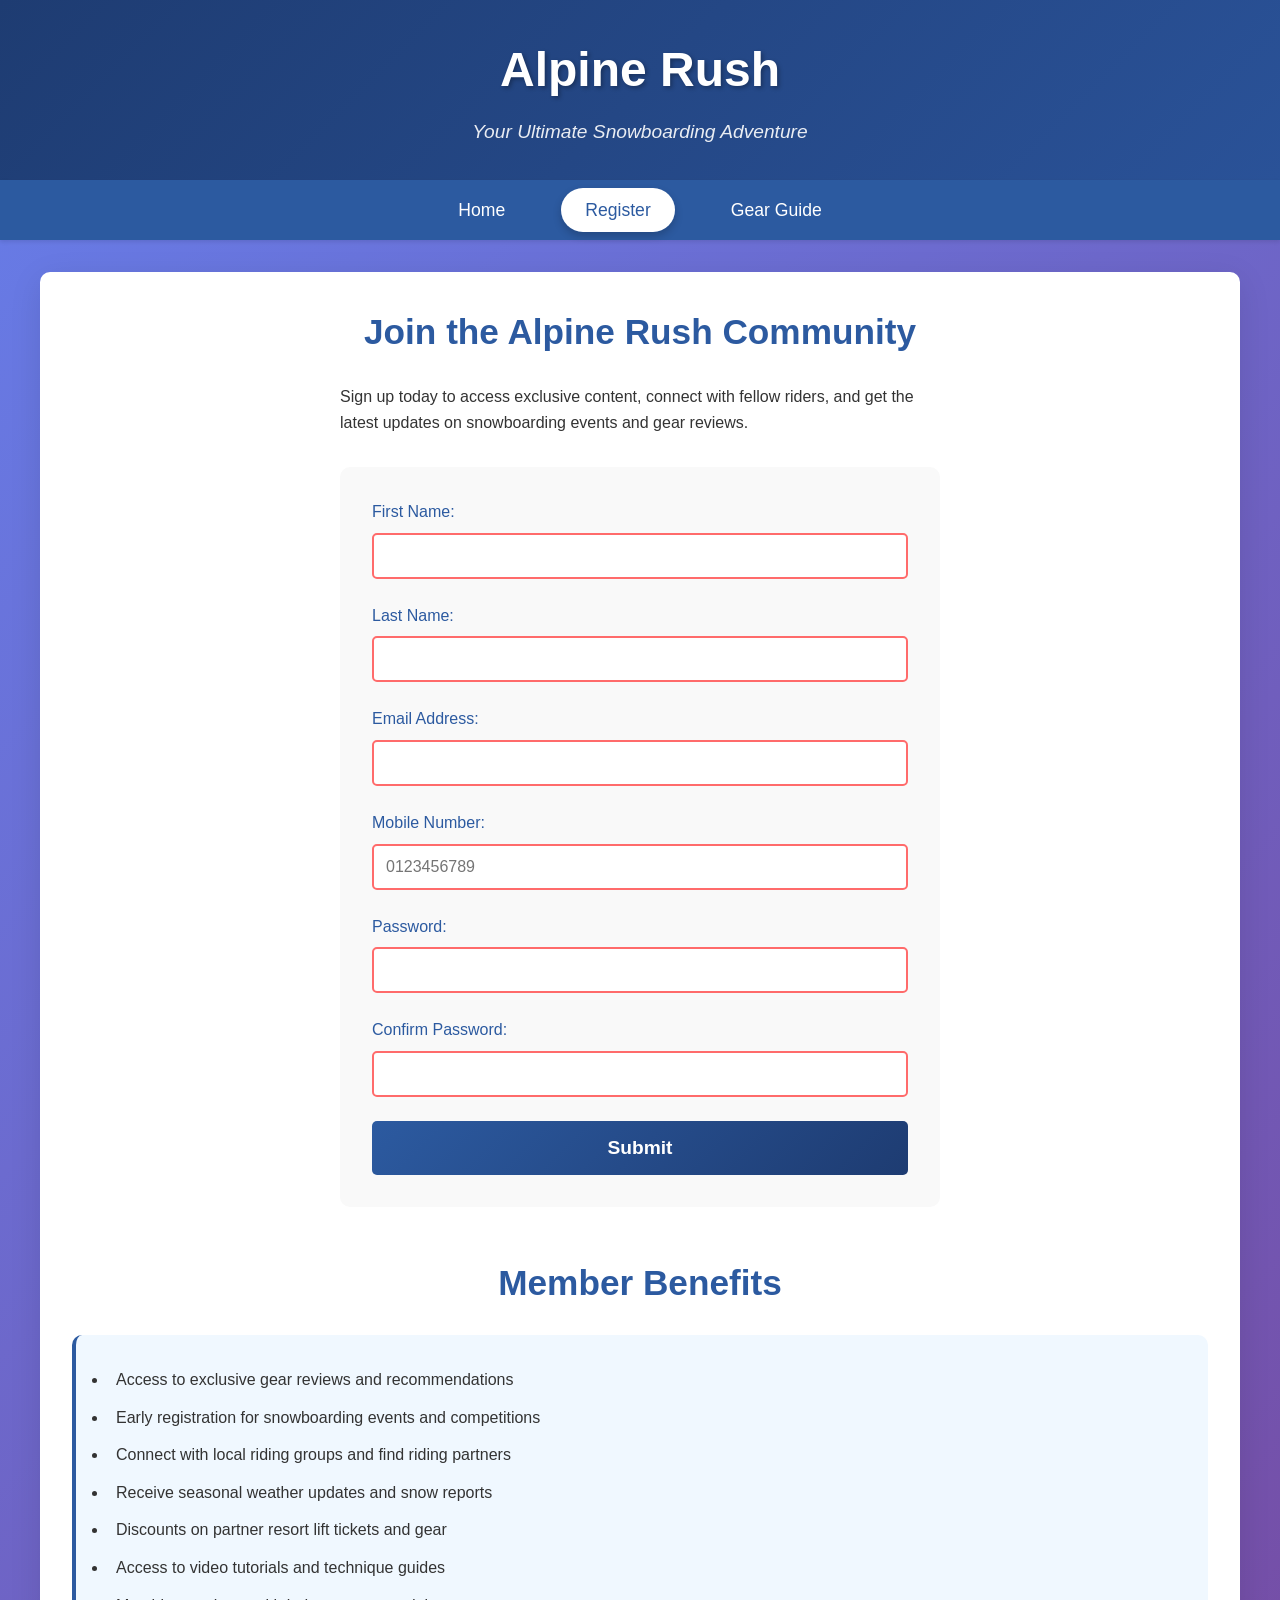
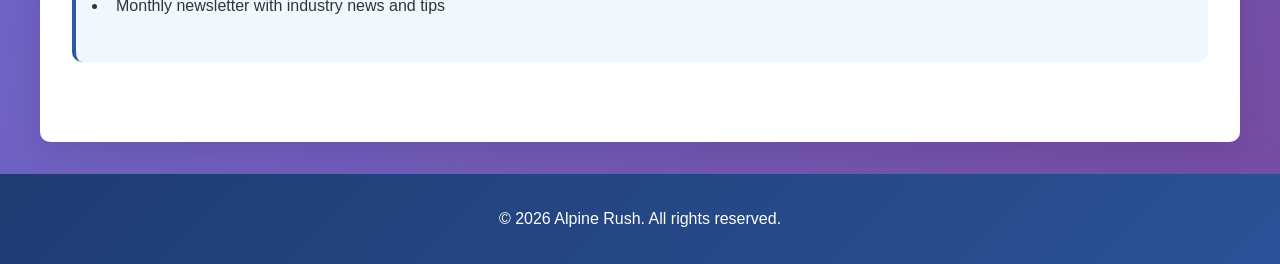
<file: register.html>
<!DOCTYPE html>
<html lang="en">
<head>
    <meta charset="UTF-8">
    <meta name="viewport" content="width=device-width, initial-scale=1.0">
    <title>Alpine Rush - Register</title>
    <style>
        /* Complete CSS embedded directly */
        * {
            margin: 0;
            padding: 0;
            box-sizing: border-box;
        }

        body {
            font-family: 'Arial', sans-serif;
            line-height: 1.6;
            color: #333;
            background: linear-gradient(135deg, #667eea 0%, #764ba2 100%);
            min-height: 100vh;
        }

        header {
            background: linear-gradient(135deg, #1e3c72 0%, #2a5298 100%);
            color: white;
            padding: 2rem 0;
            text-align: center;
            box-shadow: 0 4px 6px rgba(0,0,0,0.1);
        }

        header h1 {
            font-size: 3rem;
            font-weight: bold;
            margin-bottom: 0.5rem;
            text-shadow: 2px 2px 4px rgba(0,0,0,0.3);
        }

        .tagline {
            font-size: 1.2rem;
            opacity: 0.9;
            font-style: italic;
        }

        nav {
            background-color: #2c5aa0;
            padding: 1rem 0;
            box-shadow: 0 2px 4px rgba(0,0,0,0.1);
        }

        nav ul {
            list-style: none;
            display: flex;
            justify-content: center;
            gap: 2rem;
        }

        nav a {
            color: white;
            text-decoration: none;
            padding: 0.75rem 1.5rem;
            border-radius: 25px;
            font-weight: 500;
            transition: all 0.3s ease;
            font-size: 1.1rem;
        }

        nav a:hover, nav a.active {
            background-color: #fff;
            color: #2c5aa0;
            transform: translateY(-2px);
            box-shadow: 0 4px 8px rgba(0,0,0,0.2);
        }

        .content {
            max-width: 1200px;
            margin: 2rem auto;
            padding: 2rem;
            background-color: white;
            border-radius: 10px;
            box-shadow: 0 8px 32px rgba(0,0,0,0.1);
        }

        .registration-section {
            max-width: 600px;
            margin: 0 auto 3rem;
        }

        .registration-form {
            background-color: #f9f9f9;
            padding: 2rem;
            border-radius: 10px;
            margin-top: 2rem;
        }

        .form-group {
            margin-bottom: 1.5rem;
        }

        .form-group label {
            display: block;
            margin-bottom: 0.5rem;
            font-weight: 500;
            color: #2c5aa0;
        }

        .form-group input {
            width: 100%;
            padding: 0.75rem;
            border: 2px solid #ddd;
            border-radius: 5px;
            font-size: 1rem;
            transition: border-color 0.3s ease;
        }

        .form-group input:focus {
            outline: none;
            border-color: #2c5aa0;
        }

        .form-group input:invalid {
            border-color: #ff6b6b;
        }

        .form-group input:valid {
            border-color: #51cf66;
        }

        .register-button {
            width: 100%;
            background: linear-gradient(135deg, #2c5aa0 0%, #1e3c72 100%);
            color: white;
            padding: 1rem;
            border: none;
            border-radius: 5px;
            font-size: 1.2rem;
            font-weight: 600;
            cursor: pointer;
            transition: transform 0.3s ease;
        }

        .register-button:hover {
            transform: translateY(-2px);
            box-shadow: 0 4px 8px rgba(0,0,0,0.2);
        }

        .benefits-list {
            background-color: #f0f8ff;
            padding: 2rem;
            border-radius: 10px;
            border-left: 4px solid #2c5aa0;
        }

        .benefits-list li {
            margin-bottom: 0.75rem;
            padding-left: 0.5rem;
        }

        section {
            margin-bottom: 3rem;
        }

        section h2 {
            font-size: 2.2rem;
            color: #2c5aa0;
            margin-bottom: 1.5rem;
            text-align: center;
        }

        footer {
            background: linear-gradient(135deg, #1e3c72 0%, #2a5298 100%);
            color: white;
            text-align: center;
            padding: 2rem;
            margin-top: 2rem;
        }

        #validationMessage {
            margin-top: 1rem;
            padding: 1rem;
            border-radius: 5px;
            display: none;
        }

        @media (max-width: 768px) {
            header h1 { font-size: 2rem; }
            nav ul { flex-direction: column; gap: 0.5rem; }
            .content { margin: 1rem; padding: 1rem; }
        }
    </style>
</head>
<body>
    <header>
        <h1>Alpine Rush</h1>
        <p class="tagline">Your Ultimate Snowboarding Adventure</p>
    </header>

    <nav>
        <ul>
            <li><a href="index.html">Home</a></li>
            <li><a href="register.html" class="active">Register</a></li>
            <li><a href="gear.html">Gear Guide</a></li>
        </ul>
    </nav>

    <main class="content">
        <section class="registration-section">
            <h2>Join the Alpine Rush Community</h2>
            <p>Sign up today to access exclusive content, connect with fellow riders, and get the latest updates on snowboarding events and gear reviews.</p>
            
            <form id="registrationForm" class="registration-form" novalidate>
                <div class="form-group">
                    <label for="firstName">First Name:</label>
                    <input type="text" id="firstName" name="firstName" required pattern="[A-Za-z]+" title="First name must contain only letters">
                </div>
                
                <div class="form-group">
                    <label for="lastName">Last Name:</label>
                    <input type="text" id="lastName" name="lastName" required pattern="[A-Za-z]+" title="Last name must contain only letters">
                </div>
                
                <div class="form-group">
                    <label for="email">Email Address:</label>
                    <input type="email" id="email" name="email" required title="Please enter a valid email address">
                </div>
                
                <div class="form-group">
                    <label for="mobile">Mobile Number:</label>
                    <input type="tel" id="mobile" name="mobile" required pattern="[0-9]{10}" title="Mobile number must contain exactly 10 digits" placeholder="0123456789">
                </div>
                
                <div class="form-group">
                    <label for="password">Password:</label>
                    <input type="password" id="password" name="password" required minlength="6" maxlength="12" title="Password must be between 6 and 12 characters">
                </div>
                
                <div class="form-group">
                    <label for="confirmPassword">Confirm Password:</label>
                    <input type="password" id="confirmPassword" name="confirmPassword" required minlength="6" maxlength="12" title="Please confirm your password">
                </div>
                
                <button type="submit" class="register-button">Submit</button>
                
                <div id="validationMessage"></div>
            </form>
        </section>
        
        <section class="member-benefits">
            <h2>Member Benefits</h2>
            <ul class="benefits-list">
                <li>Access to exclusive gear reviews and recommendations</li>
                <li>Early registration for snowboarding events and competitions</li>
                <li>Connect with local riding groups and find riding partners</li>
                <li>Receive seasonal weather updates and snow reports</li>
                <li>Discounts on partner resort lift tickets and gear</li>
                <li>Access to video tutorials and technique guides</li>
                <li>Monthly newsletter with industry news and tips</li>
            </ul>
        </section>
    </main>

    <footer>
        <p>© 2026 Alpine Rush. All rights reserved.</p>
    </footer>

    <script src="script.js"></script>
</body>
</html>
</file>
